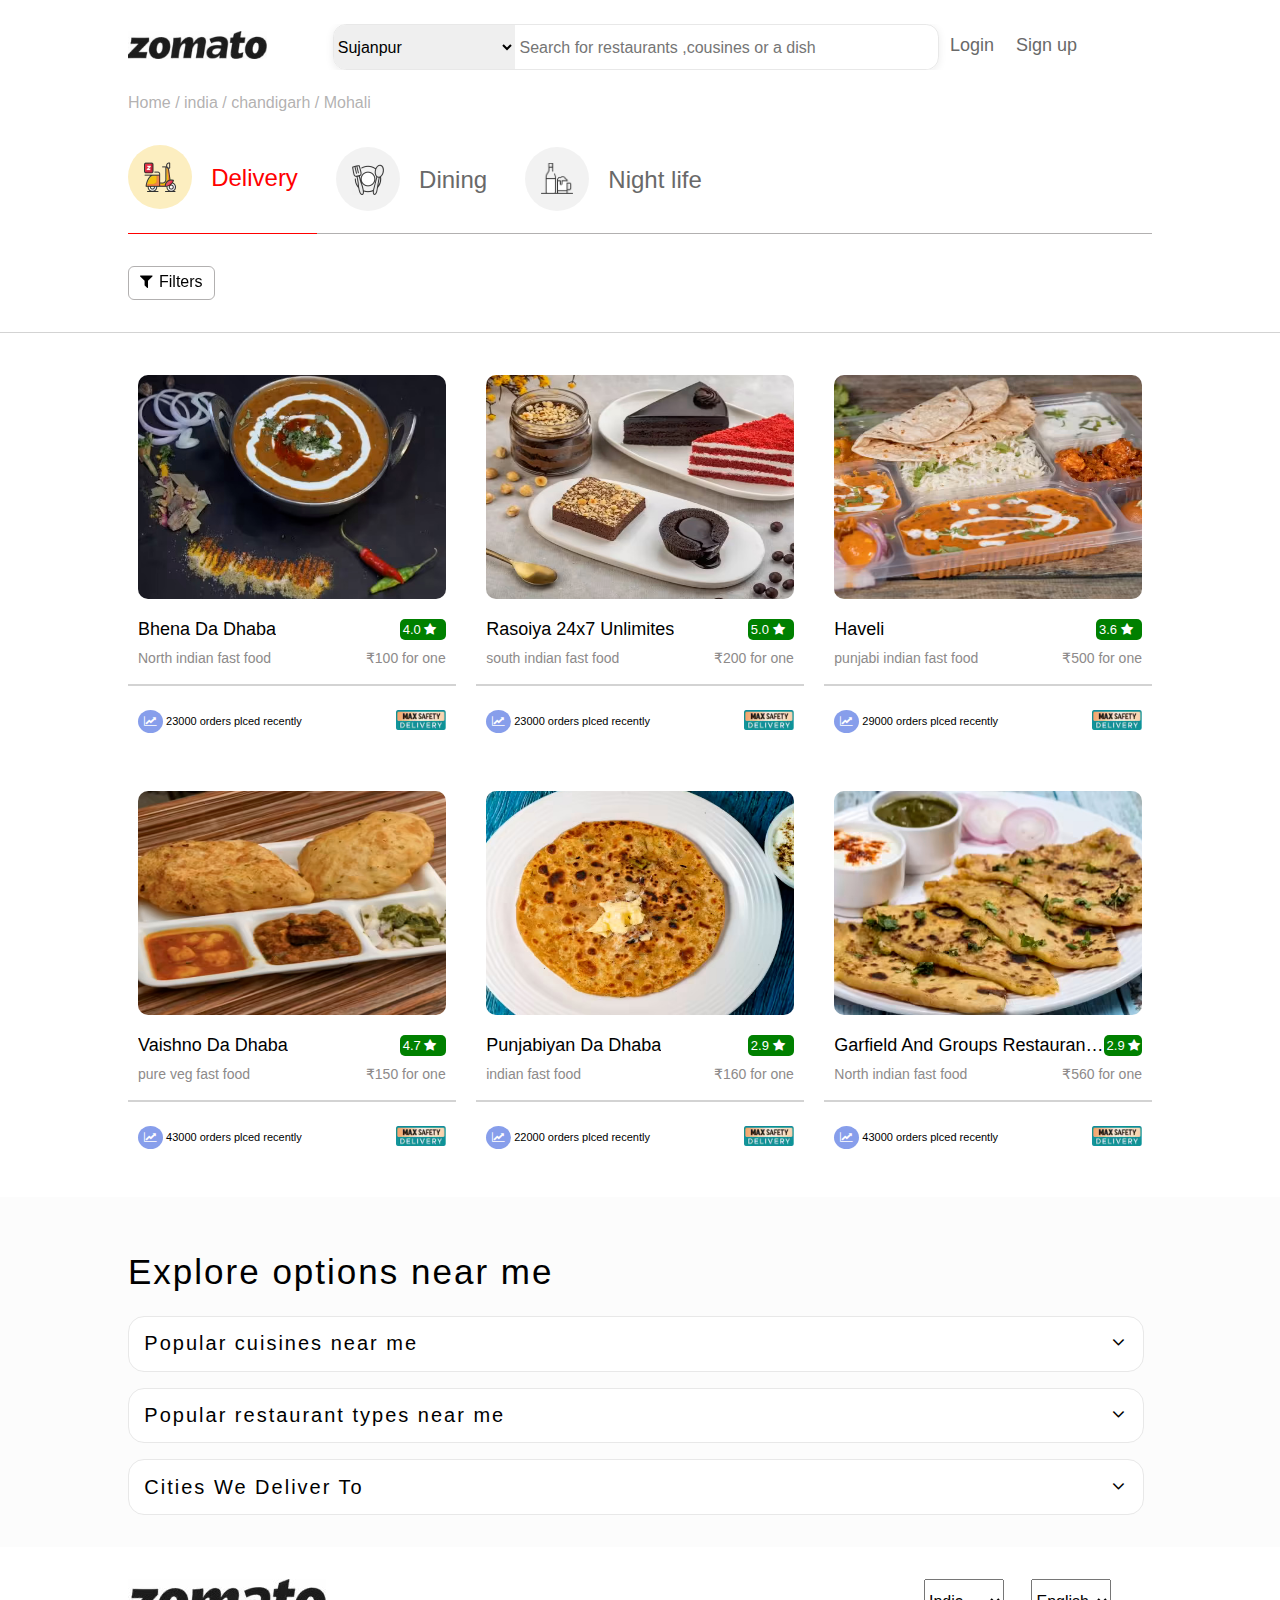
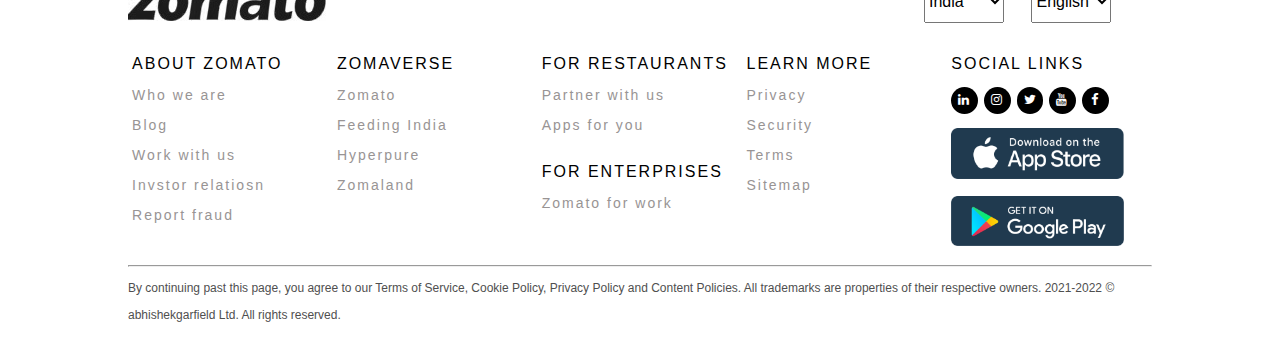
<file: html/find.html>
<!DOCTYPE html>
<html>
    <head>
        <title>order food</title>
        <link rel="icon" type="image/x-icon" href="/images/homepage/icon.png">
        <link rel="stylesheet" type="text/css" href="/zomato.css">
        <meta name="viewport" content="width=device-width, initial-scale=1.0">
        <link rel="stylesheet" href="https://cdnjs.cloudflare.com/ajax/libs/font-awesome/4.7.0/css/font-awesome.min.css">
    </head>
    <body>
        <div id="find_head">
            <div id="find_head_cont">
                <div id="find_head_cont1">
                    <div id="find_head_cont1_1">
                       <a href="/index.html">
                         <img src="/images/homepage/foot_logo.jpg">
                       </a>
                    </div>
                    <div id="find_head_cont1_2">
                        <select>
                            <option>Sujanpur</option>
                            <option>Sujanpur</option>
                            <option>Sujanpur</option>
                        </select>
                        <input type="text" placeholder="Search for restaurants ,cousines or a dish">
                    </div>
                    <div id="find_head_cont1_3">
                        <a href="#">Login</a>
                        <a href="#">Sign up</a>
                    </div>
                </div>
                <div id="find_head_cont2">
                    <span id="path">Home / india / chandigarh / Mohali </span>
                </div>
                <div id="find_head_cont3">
                    <div id="find_head_cont3_1" class="find_options">
                        <a href="#"><div class="find_options_img" id="food"><img src="/images/find/delivery.png"></div><span style="color: red;">Delivery</span></a>
                    </div>
                    <div id="find_head_cont3_2" class="find_options" id="dining">
                        <a href="#"><div class="find_options_img" id="dining"><img src="/images/find/dining.png"></div><span style="color:rgb(105, 105, 105);">Dining</span></a>
                    </div>
                    <div id="find_head_cont3_3" class="find_options">
                        <a href="#"><div class="find_options_img" id="nightlife"><img src="/images/find/nighylife.webp"></div><span style="color:rgb(105, 105, 105);">Night life</span></a>
                    </div>
                </div>
            </div>
        </div>
        <div id="filters">
            <div id="find_head_cont4">
                <div class="fiter_buttons" onclick="showfilter(event)">
                    <span><i class="fa fa-filter"></i>Filters</span>
                </div>
            </div>
        </div>
        <div class="show_filters" id="show_filters">
            <div class="show_filters_2">
                <h1>Filters</h1>
                <i class="fa fa-remove" onclick="showfilter(event)"></i>
                <div class="tabs">
                    <div class="labels">
                        <div class="label" id="default" onclick="show(event,'sort_by')">
                            <h1>Sort by</h1>
                         </div>
                         <div class="label" onclick="show(event,'Cusines')">
                            <h1>Cusines</h1>
                        </div>
                        <div class="label" onclick="show(event,'Rating')">
                            <h1>Rating</h1>
                        </div>
                        <div class="label" Cost_per_person onclick="show(event,'Cost_per_person')">
                            <h1>Cost per person</h1>
                        </div>
                        
                    </div>
                    <div class="label_output" id="sort_by">
                        <form>
                            <div class="radios">
                                <input type="radio" name="sort_by" id="Popularity"value="Popularity">
                                <label for="Popularity">Popularity</label>
                            </div>
                            <div class="radios">
                                <input type="radio" name="sort_by" id="Ratings" value="Rating">
                                <label for="Ratings">Rating: High to Low</label>
                            </div>
                            <div class="radios">
                                <input type="radio" id="Delivery_Time" name="sort_by" value="Delivery_Time">
                                <label for="Delivery_Time">Delivery Time</label>
                            </div>
                            <div class="radios">    
                                <input type="radio" name="sort_by" id="Cost_Low_to_High" value="Cost_Low_to_High">
                                <label for="Cost_Low_to_High">Cost: Low to High</label>
                            </div>
                            <div class="radios">    
                                <input type="radio" name="sort_by" id="Cost_Hight_to_Low" value="Cost_Hight_to_Low">
                                <label for="Cost_Hight_to_Low">Cost: Hight to Low</label>
                            </div>
                        </form>
                    </div>
                    <div class="label_output" id="Cusines">
                        <form id="rad">
                            <div class="checks">
                                <input type="checkbox" name="Cousines" id="American">
                                <label for="American">American</label>
                            </div>
                            <div class="checks">
                                <input type="checkbox" name="Cousines" id="andhra">
                                <label for="andhra">andhra</label>
                            </div>
                            <div class="checks">
                                    <input type="checkbox" name="Cousines" id="arabian">
                                    <label for="arabian">arabian</label>
                            </div>
                            <div class="checks">
                                <input type="checkbox" name="Cousines" id="bengali">
                                <label for="bengali">bengali</label>
                            </div>
                            <div class="checks">
                                <input type="checkbox" name="Cousines" id="American">
                                <label for="American">American</label>
                            </div>
                            <div class="checks">
                                <input type="checkbox" name="Cousines" id="andhra">
                                <label for="andhra">andhra</label>
                            </div>
                            <div class="checks">
                                    <input type="checkbox" name="Cousines" id="arabian">
                                    <label for="arabian">arabian</label>
                            </div>
                            <div class="checks">
                                <input type="checkbox" name="Cousines" id="bengali">
                                <label for="bengali">bengali</label>
                            </div>
                            <div class="checks">
                                <input type="checkbox" name="Cousines" id="American">
                                <label for="American">American</label>
                            </div>
                            <div class="checks">
                                <input type="checkbox" name="Cousines" id="andhra">
                                <label for="andhra">andhra</label>
                            </div>
                            <div class="checks">
                                    <input type="checkbox" name="Cousines" id="arabian">
                                    <label for="arabian">arabian</label>
                            </div>
                            <div class="checks">
                                <input type="checkbox" name="Cousines" id="bengali">
                                <label for="bengali">bengali</label>
                            </div>
                        </form>
                    </div>
                    <div class="label_output" id="Rating">
                        <h1 style="color:red ; margin: 1rem;">Value: <span id="demo"></span></h1>
                        <input type="range" min="1" max="100" value="50" class="slider" id="myRange">
                    </div>
                    <div class="label_output" id="Cost_per_person">
                        <h1 style="color:red ; margin: 1rem;">Value: <span id="demo1"></span></h1>
                        <input type="range" min="1" max="100" value="50" class="slider" id="myRange1">
                    </div>
                    
                </div>
                
                <div class="bottom_buttons">
                    <button id="apply">Apply</button>
                </div>
            </div>
        </div>
        <!--
        <div id="find_inspiration">
            <div id="inspi_cont1">
                <div id="inspi_head">
                    <h1>Inspiration for your first order</h1>
                </div>
                <div id="inspi_slide_cont">
                    <div id="slide_img">
                    </div>
                    <div id="slide_image_info">
                    </div>
                </div>
            </div>
        </div>
        -->
        <div id="food_loading_area">
            <div class="food_loading_area_2">
                <div class="food_item_card">
                    <div class="food_img">
                    </div>
                    <div class="food_item_info">
                        <div class="food_item_info_cont1">
                            <div class="food_name">
                               <p > Bhena da dhaba</p>
                            </div>
                            <div class="food_rating">
                               <p>4.0 <i class="fa fa-star"></i></p>
                            </div>
                        </div>
                        <div class="food_item_info_cont2">
                            <div class="food_cousine">
                                <p> North indian fast food</p>
                            </div>
                            <div class="food_price">
                                <p>₹100 for one</p>
                            </div>
                        </div>
                    </div>
                    <hr style="background-color: lightgrey; border: 1px solid lightgray;">
                    <div class="food_stats">
                        <p><i class="fa fa-line-chart" style="color:white;background-color: rgb(135, 158, 235); border-radius: 50%;padding: 6px;"></i>
                            23000 orders plced recently
                        </p>
                        <img src="/images/find/max.webp"/>
                    </div>
                </div>
                <div class="food_item_card">
                    <div class="food_img" style="background-image: url('/images/find/cake.jpg');">
                    </div>
                    <div class="food_item_info">
                        <div class="food_item_info_cont1">
                            <div class="food_name">
                               <p > rasoiya 24x7 unlimites</p>
                            </div>
                            <div class="food_rating">
                               <p>5.0 <i class="fa fa-star"></i></p>
                            </div>
                        </div>
                        <div class="food_item_info_cont2">
                            <div class="food_cousine">
                                <p> south indian fast food</p>
                            </div>
                            <div class="food_price">
                                <p>₹200 for one</p>
                            </div>
                        </div>
                    </div>
                    <hr style="background-color: lightgrey; border: 1px solid lightgray;">
                    <div class="food_stats">
                        <p><i class="fa fa-line-chart" style="color:white;background-color: rgb(135, 158, 235); border-radius: 50%;padding: 6px;"></i>
                            23000 orders plced recently
                        </p>
                        <img src="/images/find/max.webp"/>
                    </div>
                </div>
                <div class="food_item_card">
                    <div class="food_img" style="background-image: url('/images/find/ktanai.jpg');">
                    </div>
                    <div class="food_item_info">
                        <div class="food_item_info_cont1">
                            <div class="food_name">
                               <p > Haveli</p>
                            </div>
                            <div class="food_rating">
                               <p>3.6 <i class="fa fa-star"></i></p>
                            </div>
                        </div>
                        <div class="food_item_info_cont2">
                            <div class="food_cousine">
                                <p>punjabi indian fast food</p>
                            </div>
                            <div class="food_price">
                                <p>₹500 for one</p>
                            </div>
                        </div>
                    </div>
                    <hr style="background-color: lightgrey; border: 1px solid lightgray;">
                    <div class="food_stats">
                        <p><i class="fa fa-line-chart" style="color:white;background-color: rgb(135, 158, 235); border-radius: 50%;padding: 6px;"></i>
                            29000 orders plced recently
                        </p>
                        <img src="/images/find/max.webp"/>
                    </div>
                </div>
                <div class="food_item_card">
                    <div class="food_img" style="background-image: url('/images/find/kulche.jpg');">
                    </div>
                    <div class="food_item_info">
                        <div class="food_item_info_cont1">
                            <div class="food_name">
                               <p >vaishno da dhaba</p>
                            </div>
                            <div class="food_rating">
                               <p>4.7 <i class="fa fa-star"></i></p>
                            </div>
                        </div>
                        <div class="food_item_info_cont2">
                            <div class="food_cousine">
                                <p> pure veg fast food</p>
                            </div>
                            <div class="food_price">
                                <p>₹150 for one</p>
                            </div>
                        </div>
                    </div>
                    <hr style="background-color: lightgrey; border: 1px solid lightgray;">
                    <div class="food_stats">
                        <p><i class="fa fa-line-chart" style="color:white;background-color: rgb(135, 158, 235); border-radius: 50%;padding: 6px;"></i>
                            43000 orders plced recently
                        </p>
                        <img src="/images/find/max.webp"/>
                    </div>
                </div>
                <div class="food_item_card">
                    <div class="food_img" style="background-image: url('/images/find/parantha.jpg');">
                    </div>
                    <div class="food_item_info">
                        <div class="food_item_info_cont1">
                            <div class="food_name">
                               <p > punjabiyan da dhaba</p>
                            </div>
                            <div class="food_rating">
                               <p>2.9 <i class="fa fa-star"></i></p>
                            </div>
                        </div>
                        <div class="food_item_info_cont2">
                            <div class="food_cousine">
                                <p> indian fast food</p>
                            </div>
                            <div class="food_price">
                                <p>₹160 for one</p>
                            </div>
                        </div>
                    </div>
                    <hr style="background-color: lightgrey; border: 1px solid lightgray;">
                    <div class="food_stats">
                        <p><i class="fa fa-line-chart" style="color:white;background-color: rgb(135, 158, 235); border-radius: 50%;padding: 6px;"></i>
                            22000 orders plced recently
                        </p>
                        <img src="/images/find/max.webp"/>
                    </div>
                </div>
                <div class="food_item_card">
                    <div class="food_img" style="background-image: url('/images/find/special-prantha.jpg');">
                    </div>
                    <div class="food_item_info">
                        <div class="food_item_info_cont1">
                            <div class="food_name">
                               <p >garfield and groups restaurant pvt ltd.</p>
                            </div>
                            <div class="food_rating">
                               <p>2.9 <i class="fa fa-star"></i></p>
                            </div>
                        </div>
                        <div class="food_item_info_cont2">
                            <div class="food_cousine">
                                <p> North indian fast food</p>
                            </div>
                            <div class="food_price">
                                <p>₹560 for one</p>
                            </div>
                        </div>
                    </div>
                    <hr style="background-color: lightgrey; border: 1px solid lightgray;">
                    <div class="food_stats">
                        <p><i class="fa fa-line-chart" style="color:white;background-color: rgb(135, 158, 235); border-radius: 50%;padding: 6px;"></i>
                            43000 orders plced recently
                        </p>
                        <img src="/images/find/max.webp"/>
                    </div>
                </div>
                
                </div>
            </div>
        </div>




        <div id="find_search_option">
        </div>
        <div id="explore">
            <div id="exp_cont1">
                <h1>Explore options near me</h1>
                <div id="exp_option" onclick="myfunc(event,'option_1',1)">
                    <h2>Popular cuisines near me  <i class="fa fa-angle-down" style="float: right;"></i></h2>
                    <div id="option_1" class="option">
                        Bakery food near meBeverages food near meBiryani food near meBurger food near
                         meChinese food near meContinental food near meDesserts food near meIce Cream food near 
                         meItalian food near meMithai food near meMomos food near meMughlai food near meNorth Indian food 
                         near mePizza food near meRolls food near meSandwich food near meShake food near meSouth Indian food near 
                         meStreet food near meWraps food near me
                    </div>
                </div>
                <div id="exp_option2" onclick="myfunc(event,'option_2',2)">
                    <h2>Popular restaurant types near me <i class="fa fa-angle-down" style="float: right;"></i></h2>
                    <div id="option_2" class="option">
                        Bakeries near meBars near meBeverage Shops near meBhojanalya near meCafés near meCasual
                         Dining near meClubs near meConfectioneries near meDessert Parlors near meDhabas near meFine 
                         Dining near meFood Courts near meFood Trucks near meKiosks 
                        near meLounges near meMicrobreweries near mePaan Shop near mePubs near meQuick Bites near meSweet Shops near me
                    </div>
                </div>
                <div id="exp_option3" onclick="myfunc(event,'option_3',3)">
                    <h2>Cities We Deliver To  <i class="fa fa-angle-down" style="float: right;"></i></h2>
                    <div id="option_3" class="option">
                        Dining near meClubs near meConfectioneries near meDessert Parlors near meDhabas near meFine 
                         Dining near meFood Courts near meFood Trucks near meKiosks 
                        near meLounges near meMicrobreweries near mePaan Shop near mePubs near meQuick Bites near meSweet Shops near me
                        
                    </div>
                </div>
            </div>
        </div>
        <footer>
            <div id="logo">
                <img src="/images/homepage/foot_logo.jpg">
                <div id="foot_option">
                    <div id="foot_option_select1">
                        <select>
                            <option>India</option>
                            <option>India</option>
                            <option>India</option>
                            <option>India</option>
                            <option>India</option>
                        </select>
                    </div>
                    <div id="foot_option_select2">
                        <select>
                            <option>English</option>
                            <option>India</option>
                            <option>India</option>
                            <option>India</option>
                            <option>India</option>
                        </select>
                    </div>
                </div>
            </div>
            <div class="foot_cont">
                <ul>
                    <li><b>ABOUT ZOMATO</b></li>
                    <li>Who we are</li>
                    <li>Blog</li>
                    <li>Work with us</li>
                    <li>Invstor relatiosn</li>
                    <li>Report fraud</li>
                </ul>
            </div>
            <div class="foot_cont">
                <ul>
                    <li><b>ZOMAVERSE</b></li>
                    <li>Zomato</li>
                    <li>Feeding India</li>
                    <li>Hyperpure</li>
                    <li>Zomaland</li>
                </ul>
            </div>
            <div class="foot_cont">
                <ul>
                    <li><b>FOR RESTAURANTS</b></li>
                    <li>Partner with us</li>
                    <li>Apps for you</li>
                </ul>
                <ul>
                    <li><b> FOR ENTERPRISES</b></li>
                    <li>Zomato for work</li>
                </ul>
            </div>
            <div class="foot_cont">
                <ul>
                    <li><b>LEARN MORE</b></li>
                    <li>Privacy</li>
                    <li>Security</li>
                    <li>Terms</li>
                    <li>Sitemap</li>
                </ul>
            </div>
            <div class="foot_cont" id="social_link">
                <ul>
                    <li><b>SOCIAL LINKS</b></li>
                    <li><i class="fa fa-linkedin"></i>
                        <i class="fa fa-instagram"></i>
                        <i class="fa fa-twitter"></i>
                        <i class="fa fa-youtube"></i>
                        <i class="fa fa-facebook"></i>
                    </li>
                    <li><img src="/images/homepage/apple.png" alt="apple"></li>
                    <li><img src="/images/homepage/google_play.png" alt="apple"></li>
                </ul>
            </div>
            <hr style="clear:both;"></hr>
            <p>By continuing past this page, you agree to our Terms of Service, Cookie Policy, Privacy Policy and Content Policies. All trademarks are properties of their respective owners. 2021-2022  &copy; abhishekgarfield Ltd. All rights reserved.</p>
        </footer>
        <script src="../zomato.js"></script>
    </body>
</html>
</file>
<file: zomato.css>
body
{
    margin: 0px;
    padding: 0px;
    font-family: Okra,Helvetica,sans-serif;
    
}


/*header*/
.nav_bar ul li:nth-child(2)
{
    display: none;
}
header
{ background-image: url("images/homepage/header_back.png");
    background-repeat: no-repeat;
    background-position: center center;
    background-size: cover
}


#head_cont1
{

width: 100%;
max-width: 1024px;
margin: auto;
clear: both;
overflow: hidden;

}
.nav_bar
{
    overflow: hidden;
    width: 90%;
    max-width: 1024px;
    margin: auto;
}
#nav_info h1
{
    color: white;
    font-size: 40px;
    width: fit-content;
    margin:0rem;
    font-weight: 400;
}
#nav_info
{
    width: fit-content;
    margin: 2rem auto;
    text-align: center;
}
#nav_options
{
    width: 60%;
    height: 44px;
    margin: 0rem auto 4rem auto;
    border-radius: 15px;
    overflow: hidden;
}
#nav_options > select
{
    float: left;
    height: inherit;
    width: 50%;
}


#download
{
    align-self: flex-start;
    position: absolute;
    left: 10rem;
    font-weight: 800;
    font-size: 0.9rem;
    
}
#nav_title
{
    margin-top: 1rem;
}
#nav_title >img
{
    display: block;
    width: 26%;
    height: 100%;
    margin: auto;
}

.nav_bar ul
{
    
    display: flex;
    list-style-type: none;
    color:white;  
    margin: 0rem;
    width: 100%;
    justify-content: flex-end;
    padding: 30px 0px
    
   
    
}
ul li
{
   padding: 0% 2%; 
   font-weight: 300;
   font-size: 18px;
   font-family: Okra,Helvetica,sans-serif;

}
/* order_online */
#order_online
{ 
    width: 90%;
    max-width: 1024px;
    margin:0rem auto 2rem auto;  
}
#order_online a
{
    color: inherit;
}

#online_cont1 
{
    display: block;
    width: 30%;
    float: left;
    overflow: hidden;
    border-radius: 1rem;
    margin: 2.5rem 1.5%;
    border: 0.5px solid rgba(79, 79, 79, 0.701);
    transition: 0.5s transform;
}
#online_cont1:hover
{
    transform: scale(1.02);
}
#online_cont1 >img
{
    display: block;
    width: 100%;
    height:8rem;
}
#online_cont1 >p
{
    color:rgb(79, 79, 79);
    margin: 0.5rem 1rem ;
}
#online_cont1 >h5
{
    font-weight: 300;
    font-size: 24px;
    margin: 0.5rem 1rem ;
}
#popular_local:hover
{
    box-shadow:0 4px 8px rgba(0, 0, 0, 0.562);
}
#online_cont2
{
    overflow: hidden;
    clear: both;
    padding-bottom: 2rem;
}

#online_cont2 h2
{
    font-size: 30px;
    font-weight: 300;
}
#popular_local
{
    width: 29%;
    border-radius: 1rem;
    border: 0.5px solid rgba(79, 79, 79, 0.701);
    padding-left: 1rem;
    float: left;
    transition: 0.5s all;
    margin: 0% 1%;
    
}
#popular_local h4
{
    font-size: 26px;
    margin: 0.5rem 0rem;
    font-weight: 300;
}
#popular_local p
{
    color:rgb(79, 79, 79);
}
/* app_download */
#app_download
{
     width: 100%;
    background-color: rgb(255, 251, 247);
}
#app_download_cont1
{
    width: 85%;
    max-width: 845px;
    padding: 5rem 0rem;
    margin: auto;
    overflow: hidden;
    
}
#app_download_img
{
    width: 33%;
    height: inherit;
    float: left;
    
}
#app_download_img >img
{
    width: 85%;
    height: 21%;
    margin: 5rem 0rem 0rem 2rem;
}
#app_download_form
{
    float: left;
    width: 63%;
    padding: 2%;
}
#app_download_form >h1
{
    font-size: 40px;
    font-weight: 600;
    margin: 1rem 0rem 0rem 0rem;
    letter-spacing: 0.5px;
}
#app_download_form >h3
{
    color:rgb(79, 79, 79);
    font-size: 18px;
    font-weight: 300;
    width: 90%;
    margin: 1.5rem 0rem 0rem 0rem ;

}
#app_download_form >input
{
    margin: 1.5rem 0rem 0rem 0rem;
    letter-spacing: 2px;
    padding-right: 2px;
}
#app_download_form input[type=text]
{
    width: 60%;
    float: left;
    font-size: 1.1rem;
    height: 44px;
    margin: 1rem 1rem 0rem 0rem;
    border-radius: 0.5rem;
    border: 0.1rem solid rgb(207, 207, 207);
}
#app_download_form button
{
    width: 25%; 
    margin: 1rem 0rem; 
    float: left; 
    height: 50px;
    border: none;
    border-radius: 0.5rem;
    background-color:  rgb(239, 79, 95);
    font-size: 14px;
    color: white;


}
#app_download_form h5
{
    color:rgb(182, 180, 180);
    font-size: 15px;
    font-weight: 200;
    clear: both;
}
#app_download_form >img
{
    display: block;
    width: 30%;
    float: left;
    padding-right: 20px;
    height: 40px;
}
/* explore */
#explore
{ 
    width: 100%;
    margin: auto;
    background: rgb(252, 252, 252);
    padding: 2rem 0rem;
    
}
#exp_cont1
{
    width: 90%;
    margin: auto;
    max-width: 1024px;
   
}
#explore h1
{
    font-size: 35px;
    font-weight: 400;
    letter-spacing: 2px;
}
#exp_option ,#exp_option2 ,#exp_option3
{
    padding: 1.5%;
    width:96%;
    background: rgb(255, 255, 255);
    border:  1px solid rgb(232, 232, 232);
    border-radius:1rem;
    margin-top :1rem;
}
#exp_option h2 , #exp_option2 h2 ,#exp_option3 h2
{
    font-size: 20px;
    font-weight: 300;
    margin: 0rem;
    letter-spacing: 2px;

}
.option
{
    display: none;
    padding-top: 1rem;
}
/* footer */

footer
{
    width: 90%;
    max-width: 1024px;
    margin: auto;
}
footer #logo
{
    width: 100%;
    margin-top: 2rem;
}
#foot_option
{
    float: right;
    width: 21%;
}
footer select
{
    
    margin: 0rem -13px;
    width: 5rem;
    padding: 0px;
    height: 44px;
    font-size: 1rem;
}
.foot_cont
{
    width: 20%;
    float: left;
}
.foot_cont >ul
{
    list-style-type: none;
    padding: 0px;
}
.foot_cont ul li b
{
    font-size: 16px;
    color: black;
    font-weight: 400;
}
.foot_cont ul li
{
    padding-top:14px ;
    font-size: 14px;
    letter-spacing: 2px;
    color:rgb(152, 148, 148);
}
footer>p
{
    font-size: 12px;
    margin-top: 0rem;
    color: rgb(79, 79, 79);
    line-height: 1.7rem;
    transition: ;
 
}
footer .fa
{
    color: white;
    background-color: black;
    padding: 7px;
    border-radius: 50%;
    text-align: center;
}
.foot_cont ul li i
{
    font-size: 0.8rem;
    width: 0.8rem;
    text-align: center;
    height: 0.8rem;
}
.foot_cont ul li img
{
    width: 88%;

}
#foot_option_select1
{
    width: 50%;
    float: left;
}
#foot_option_select2
{
    width: 50%;
    float: right;
}

    /* find page */

    #find_head
    {
        background-color: white;
    }
    #find_head_cont
    {
        max-width: 1024px;
        margin: 1rem auto 0rem auto;
        width: 90%;
        
    }
    #find_head_cont1
    {
        height: 46px;
        overflow: hidden;
        margin: 1.5rem auto;
        
    }
    #find_head_cont1_1 , #find_head_cont1_2,
    #find_head_cont1_3
    {
        
        float: left;
    }
    #find_head_cont1_1 a >img
    {
            height: 28px;
            display: block;
            padding: 7px 0px;
            width: 68%;
    }
    #find_head_cont1_1
    {
        width: 20%;
    }
    #find_head_cont1_2 
    {
        width: 59%;
        border-radius: 0.8rem;
        overflow: hidden;
        height: 44px;
        box-shadow: rgb(28 28 28 / 8%) 0px 2px 8px;
        border: 1px solid rgb(232, 232, 232);
    }
    #find_head_cont1_2  select
    {
        height: 44px;
        width: 30%;
        margin: 0rem;
        padding: 0rem;
        font-size: 1rem;
        border: none;
    }
    #find_head_cont1_2  input[type="text"]
    {
        
        width: 68%;
        height: 100%;
        font-size: 1rem;
        margin: 0rem;
        border: none;
        padding: 0rem;
    }
    #find_head_cont1_3
    {
        width: 20%;
    }
    #find_head_cont1_3 a
    {
        width: fit-content;
        display: block;
        float: left;
        font-size: 18px;
        padding: 11px;
        color: rgb(105, 105, 105);
        text-decoration: none;
        font-weight: 200;
    }

    /* path display */
    #find_head_cont2
    {
        width: 100%;
        height: 35px;
        margin: 1rem auto;
        color:rgba(142, 139, 139, 0.684);
    }
    /* find options */
    #find_head_cont3
    {
        height: 5.5rem;
        margin: 1rem auto 0rem auto;
        border-bottom: 1px solid rgba(142, 139, 139, 0.684);
    }
    #filters
    {
        background-color: white;
        position: sticky;
        top: 0px;
        border-bottom: 1px solid lightgrey;
    }
   .find_options img
   {
        display: block;
        width: 2rem;
        padding: 1rem;
    
   }
   .find_options_img
   {
        border-radius: 50%;
        overflow: hidden;
        width: 4rem;
        height:4rem;
        float:left;
        background: rgb(252, 238, 192);
   }
   .find_options a span
    {
        display: block;
        padding: 1.2rem;
        width: fit-content;
        float: left;
        font-size: 1.5rem;
        font-weight: 500;
    }
   #nightlife, #dining
   {
         background-color:rgba(132, 129, 129, 0.101);
   }
   #find_head_cont3_1 ,#find_head_cont3_2,#find_head_cont3_3
   {
        display: inline-block;
        height: 100%;
        margin: 0rem 0.9rem 0rem 0rem ;
   } 
   #find_head_cont3_1 
   {
        border-bottom: 2px solid red;
   }
    
   /* filter */
   #find_head_cont4
   {
        padding: 2rem 0rem;
        overflow: hidden;
        position: sticky;
        top: 0px;
        max-width: 1024px;
        width: 90%;
        margin: auto;
   }

   .fiter_buttons
   {
        width: fit-content;
        float: left;
        cursor: pointer;
        margin-right: 1rem;
        height: 2rem;
        border-radius: 6px;
        border: 1px solid rgba(142, 139, 139, 0.684);
   }
   .fiter_buttons span
   {
        padding: 6px 11px;
        display: block;
   }
   .fiter_buttons span i
   {
        margin-right: 6px;
   }
/* find_inspiration" */

#find_inspiration
{
    background-color: rgba(243, 243, 243, 0.653);
}
#inspi_cont1
{
    max-width: 1024px;
    width: 90%;
    margin: auto;
}
#inspi_head >h1
{
    font-size: 2rem;
    font-weight: 400;
    margin: 0rem;
    padding-top: 16px;
}



/* ------ food_items_display ------ */


#food_loading_area
{
    width:100%;
    
}
.food_loading_area_2
{
    width: 90%;
    max-width: 1024px;
    overflow: hidden;
    margin: auto;
    padding:1rem;
    display: flex;
    flex-wrap:wrap;
    flex-direction: row;
    justify-content: space-between;
    
}
.food_item_card
{
    flex: 0 0 32%;
    background-color: white;
    overflow: hidden;
    margin: 1rem 0rem;
    border-radius: 10px;
    transition: 0.3s all;
}
 .food_item_info ,.food_stats
 {
    padding: 10px;
 }
 .food_img {
    margin: 10px;
    background-size: 131% 102%;
    background-position: center;
    height: 14rem;
    display: block;
    border-radius: 10px;
    background-image: url("images/find/dal.jpg");
 }
 .food_img img
 {
    width: 100%;
    height: 15rem;
    display: block;
    border-radius: 10px;
 }
 .food_name ,.food_cousine
 {
    overflow: hidden;
    display: flex;
    justify-content: left;
    flex: 70% 30%;
   
    
 }
 .food_name p
 {
    font-size: 18px;
    text-transform:capitalize;
 }
 .food_name p, .food_cousine p
 {
    overflow: hidden;
    white-space: nowrap;
    text-overflow: ellipsis;
    overflow: hidden;
    margin: 0px;
    
 }
.food_price p{
    margin:0px;
    overflow: hidden;
    white-space: nowrap;
    text-overflow: ellipsis;
 }
 .food_rating,.food_price
 {
    overflow: hidden;
    display: flex;
    flex-wrap: nowrap;
    justify-content: right;
    
 }
 .food_item_info_cont2 ,.food_item_info_cont1{
    
    width: 100%;
    display: flex;
    justify-content: space-between;
    
   
 }
 .food_item_info_cont2 {
    margin-top: 10px;
 }
 .food_rating p{
    background-color: green;
    color: white;
    border-radius: 5px;padding: 3px;
    font-size: small;
    margin:0px;
    white-space:nowrap;
    width: 40px;
    overflow: hidden;
 }
 .food_price p,.food_cousine p
 {
    color: rgb(141, 138, 138);
    font-weight: 200;
    font-size: 14px;
 }
 .food_stats p
 {
    margin: 6px 0px;
    clear: both;
    font-size: 11px;

 }
 .food_stats
 {
    margin: 6px ,0px;
    display: flex;
    justify-content: space-between;
 }
 .food_stats > img
 {
    width: 50px;
    height: 20px;
    margin: 6px 0px;
 }
 .food_item_card:hover
 {
    box-shadow: 0px 0px 10px 6px #88888870;
 }


/* ------- show filterrs ----- */

.show_filters
{
    position: fixed;
    display: none;
    height: 100vh;
    width: 100vw;
    overflow: scroll;
    top: 0px;
    background-color: rgba(0, 0, 0, 0.742);
}
.show_filters.sho{
    display: block;
}
.show_filters_2
{
    
    max-width: 660px;
    background-color: white;
    margin: 4rem auto;
    z-index: 11;
    height:30rem;
    border-radius: 10px;
}
.show_filters_2 > h1
{
    float: left;
    font-size: 1.6rem;
    font-weight: 700;
    width: 70%;
    margin:1.8rem 0rem 1.5rem 1rem;
}
.show_filters_2 i{
    float: right;
    cursor: pointer;
    margin: 1.3rem 1.3rem 0rem 0rem;
}
.tabs
{
    width: 100%;
    align-items: center;
    overflow: hidden;
    height: 67%;
    border-top: 1px solid lightgrey;
    border-bottom: 1px solid lightgray;
    
}
.active{
    background-color:white;
    border-left:0.7rem solid red;

}
.label.active:hover{
    background-color:white;
    border-left:0.7rem solid red;
}
.option.sho{
    display: block;

}


.label >h1
{
    margin: 0px;
    padding-left: 10px;
    font-size: 16px;
    font-weight: 400;
    color: rgba(0, 0, 0, 0.672);
}
.labels
{
    
    width: 30%;
    float: left;
    height: 100%;
align-items: center;
    display: flex;
    flex-direction: column;
    height: 100%;
    color: rgba(0, 0, 0, 0.82);
    background-color: rgba(211, 211, 211, 0.526);
}
.label_output
{
   width: 68%;
   padding: 1.7rem 0rem;
   float: left;
   color: rgba(0, 0, 0, 0.505);
    height: 100%;
}
.label{
    height: 25%;
    width: 100%;
    cursor: pointer;
    align-items: center;
    padding-top: 30px;
    overflow: hidden;
}
.label_output form
{
    display: flex;
    flex-direction: column;
}
.label_output form .radios
{
    margin: 1rem 0rem 0rem 1rem;
    align-items: center;

    display: flex;
}
.label_output form  div input[type="radio"]
{
    width: 1.2rem;
    height:1.2rem;
    cursor: pointer;
    margin: 0px 10px;
    color:red;
    background-color: red;
}
.label_output form  div input[type="radio"]:checked::after
{
   width: 12px;
        height: 12px;
        border-radius: 15px;
        right: -3.2px;
        top:3.4px;
        
        position: relative;
        background-color: red;
        content: '';
        display: inline-block;
        visibility: visible;
}
.label_output form .radios  label:before
{
   width: 1rem;
        height: 1rem;
        border-radius: 15px;
        margin-left: -1.9rem;
        margin-right: 2rem;
        cursor: pointer;
        top: 1.7px;
        position: relative;
        background-color:transparent;
        content: '';
        display: inline-block;
        visibility: visible;
        border: 2px solid red;
}



.label_output #rad  {
   display: flex;
   justify-content: space-around;
   flex-direction: row;
   flex-wrap: wrap;
   align-items: center;
}
.label_output #rad .checks{
    flex: 0 0 40%;
    display: flex;
    margin-top: 1rem;
    margin-left: 1rem;
    align-items: center;
    align-self: center;
}
.label_output #rad .checks label{
margin-left: 1rem;}
.slider {
    -webkit-appearance: none;
    width: 90%;
    height: 13px;
    background: #d3d3d3;
    outline: none;
    opacity: 0.7;
    -webkit-transition: .2s;
    transition: opacity .2s;
    border-radius: 5px;
    margin-top: 7rem;
    margin-left: 1.3rem;
  }
  
  .slider:hover {
    opacity: 1;
  }
  
  .slider::-webkit-slider-thumb {
    -webkit-appearance: none;
    appearance: none;
    width: 20px;
    height: 20px;
    
    border-radius: 50%;
    background: red;
    cursor: pointer;
  }
  
  .slider::-moz-range-thumb {
    width: 25px;
    height: 25px;
    background: red;
    cursor: pointer;
  }
  .bottom_buttons{
    display: flex;
    justify-content: flex-end;
  }
  .bottom_buttons button{
    
    background-color: red;
    color: white;
    border-radius: 10px;
    border: none;
    padding: 10px;
    margin: 20px;

  }
  .label:hover
  {
    background-color: rgba(211, 211, 211, 0.45);
  }


    
.fiter_buttons:hover
{
    background-color: rgba(211, 211, 211, 0.332);
}
/* phone and tab */

@media screen and (max-width:790px)
{
    
    
    .fa-remove
    {
        transform: rotateY(180deg);
        transition: 0.9s;
    }
    .fa-bars
    {
        transform: rotate(0deg);
        transition: 0.9s;

    }


    .label_output #rad .checks 
    {
        flex: 0 0 90%;
    }
    #nav_title
    {
        margin-top:5rem ;
    }
    
    .nav_bar ul li:not(:nth-child(2)){
        display: none;
    }
    .nav_bar.responsive ul li:not(:nth-child(2))
    {
        display:block;
        position: relative;
        padding: 37px 30px 0px 30px;
        height: 10%;
        color:rgba(0, 0, 0, 0.475);
    }
    #nav_info {
        width: 85%;
    }
    #nav_info h1{
        font-size: 28px;
    }
    #nav_title >img
    {
        width: 47%;
    }
    .nav_bar ul
    {
        padding: 0px;
    }
    .nav_bar #phonenav
    {
        display: block;
        padding: 20px 30px 0px 30px;
        position: absolute;
        top:0;
        left: -10px;
        font-size: 1.5rem;
    }
    #nav_options
    {
        height: 100px;
        width:80%;
        margin: 0rem auto 2rem auto;
    }
    #nav_options > select
    {
        width: 100%;
        padding: 2% 0%;
        height: 45%;
    }
    .nav_bar #download
    {
        display: none;
    }
    .nav_bar.responsive ul
    {
        display: flex;
        justify-content: flex-start;
        flex-direction: column;
        color: black;
        margin: 0rem;
        padding: 4rem 0rem 0rem 0rem;
        height: 100%;
        transition:0.5s cubic-bezier(0.785, 0.135, 0.15, 0.86);
        
    }
    .nav_bar.responsive ul li:not(:nth-child(2)):hover
    {
        background-color: rgba(211, 211, 211, 0.527);
    }
    .food_item_card
    {
        flex: 1 0 50%;
    }
    .nav_bar.responsive
    {
        position: fixed;
        width: 100vw;
        height: 100vh;
        background-color: white;
        transition: 0.5s ;
    }
    #online_cont1>p
    {
        overflow: hidden;
        text-overflow: ellipsis;
        white-space:nowrap;
        font-size: 13px; 
    }
    #popular_local
    {
        height: fit-content;
        padding-left: 0.8rem;
    }
    #popular_local >p
    {
        margin: 1px;
        font-size: 16px;
    }
    #popular_local >h4
    {
        font-size: 16px;
        margin: 0.5rem 0rem;
        font-weight: 300;
    }
    #online_cont1 >h5 
    {
        font-size: 14px;
    }
    #app_download_img
    {
        display: none;
        visibility: hidden;
    }
    #app_download_form
    {
        width: 100%;
    }
    .foot_cont
    {
        width: 50%;
        float: left;
        overflow: hidden;
        height: 13rem;
    }
    #foot_option
    {
        clear: both;
        float: none;
        margin: 1rem 0rem 0rem 0rem;
        overflow: hidden;
        width: 40%;
    }
    #foot_option_select1 , #foot_option_select2
    {
        margin: 0rem;
        float: left;
    }
    footer select
    {
        margin: 0rem;
    }
    #social_link
    {
        display: none;
        visibility: hidden;
    }
    #find_head_cont3_2, #find_head_cont3_3 
    {
        display: none;
    }
}
@media screen and  (max-width: 480px)
{

.food_item_card
    {
        flex: 1 0 90%;
    }
    
}
</file>
